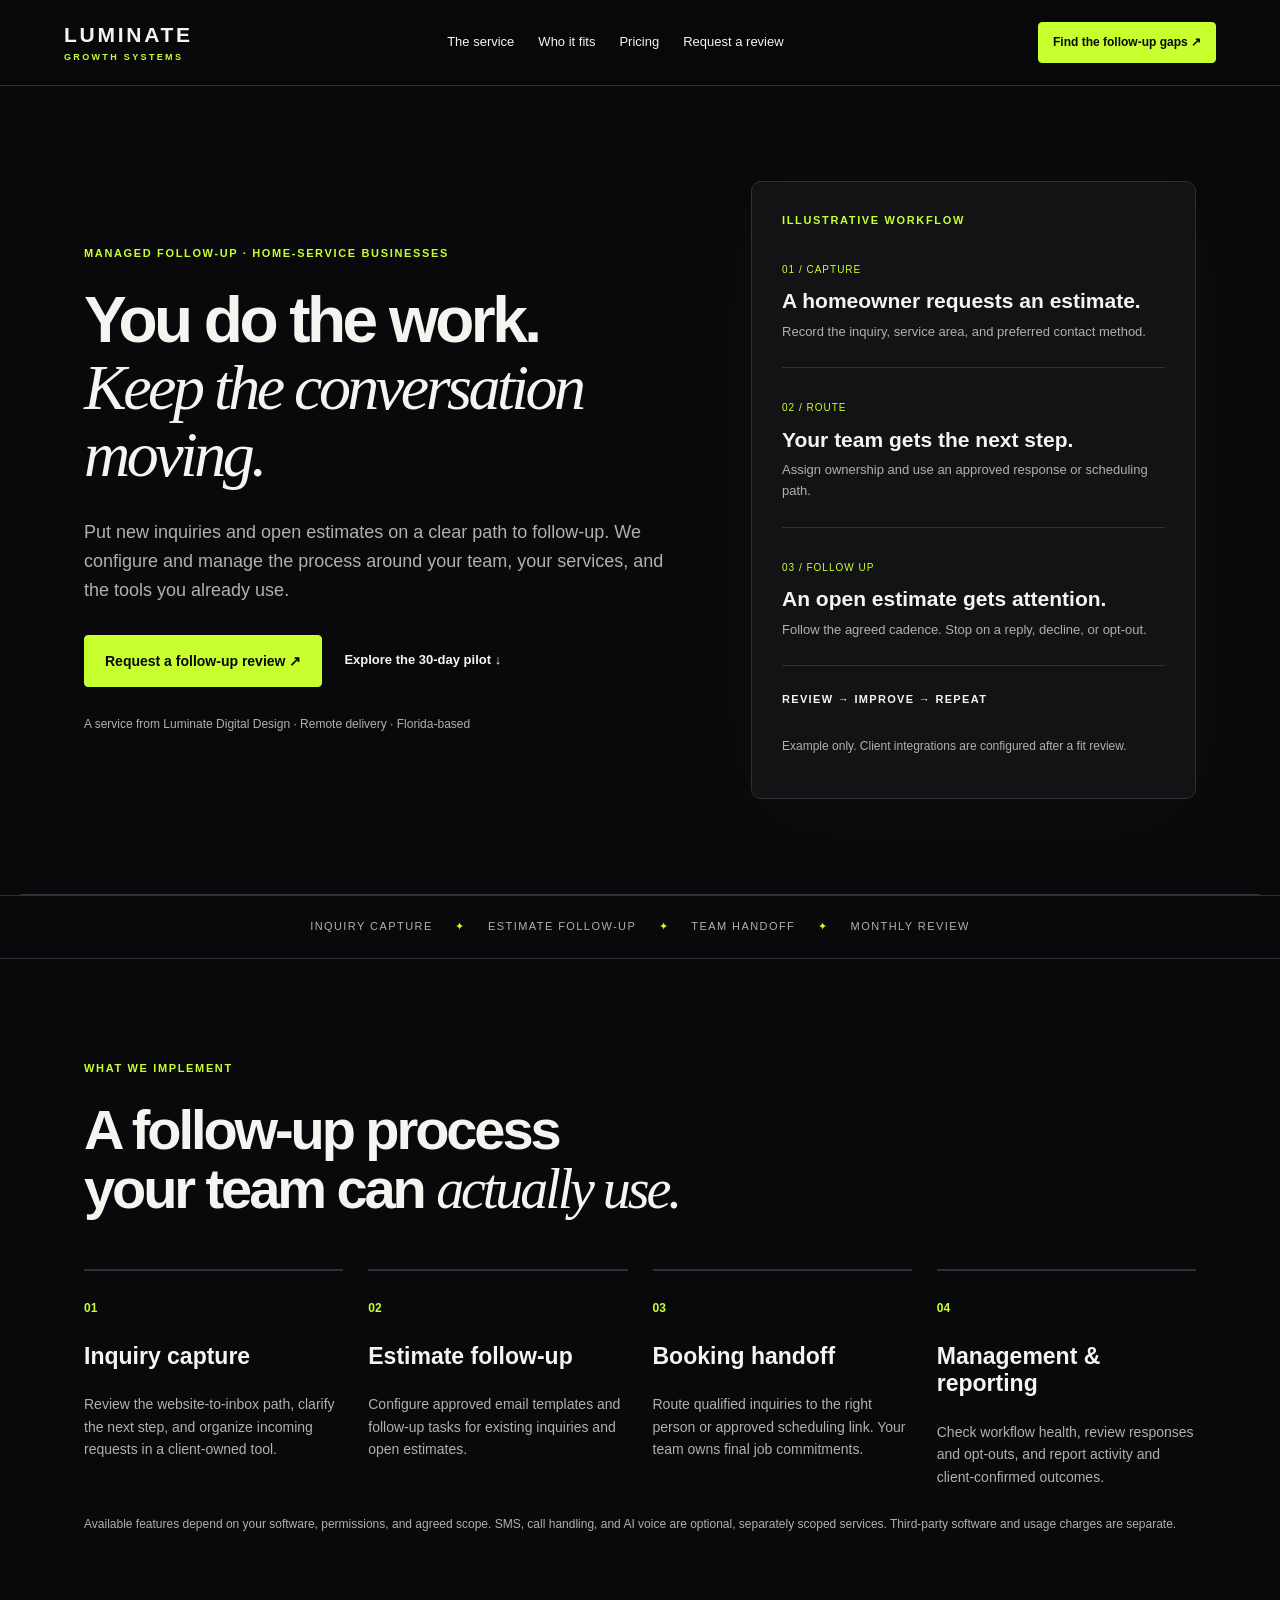
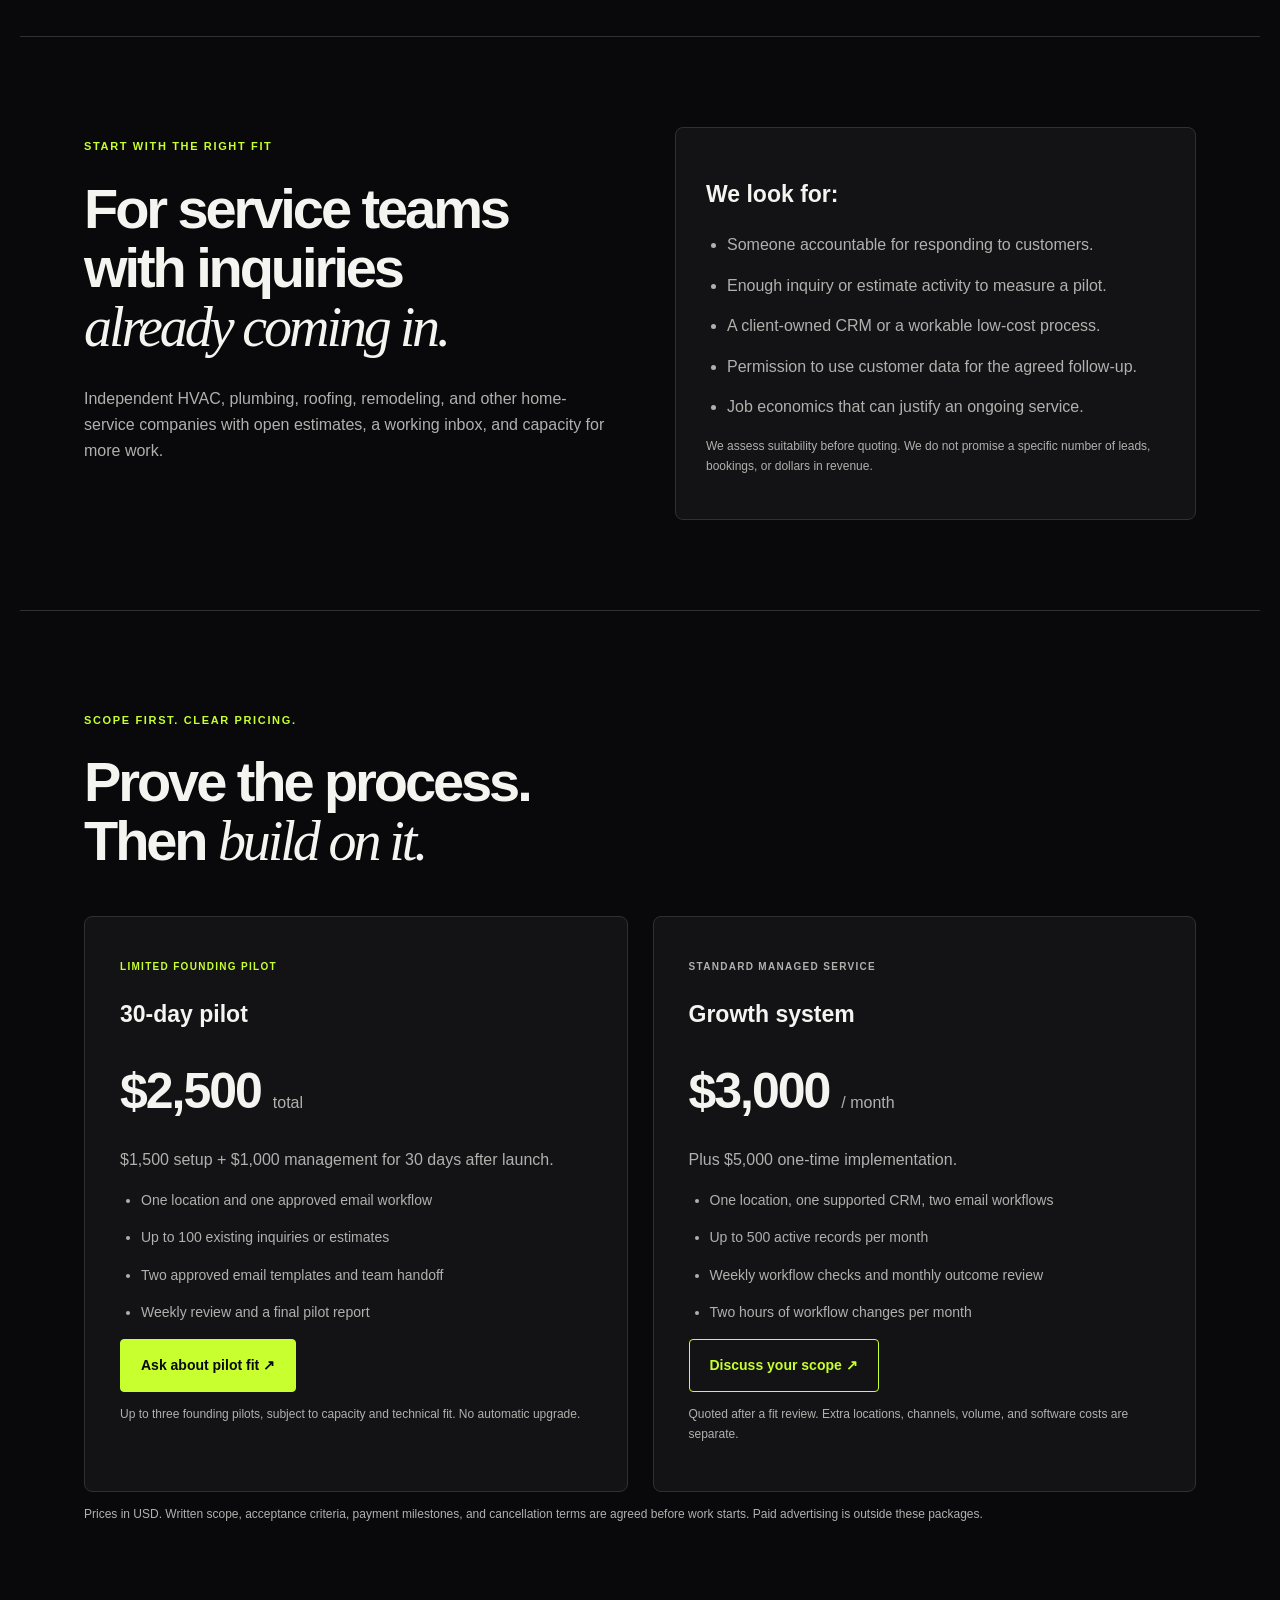
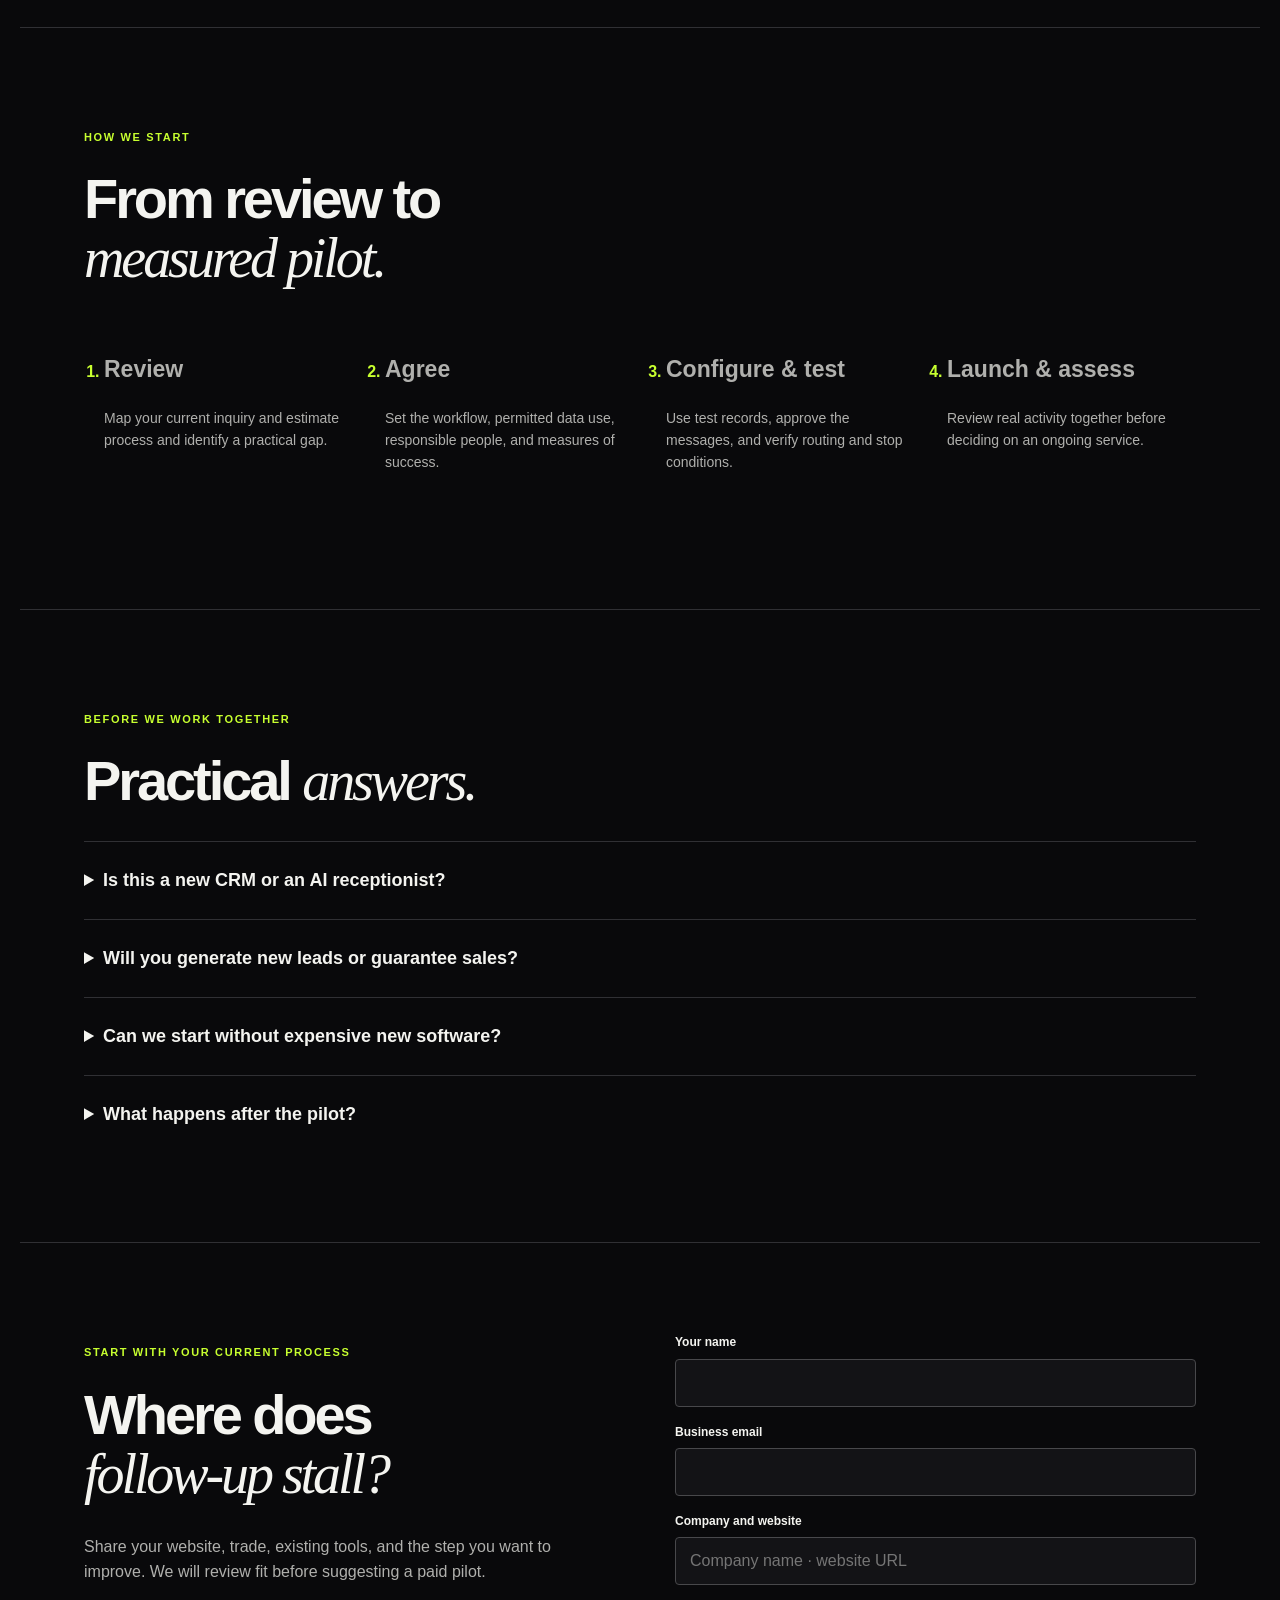
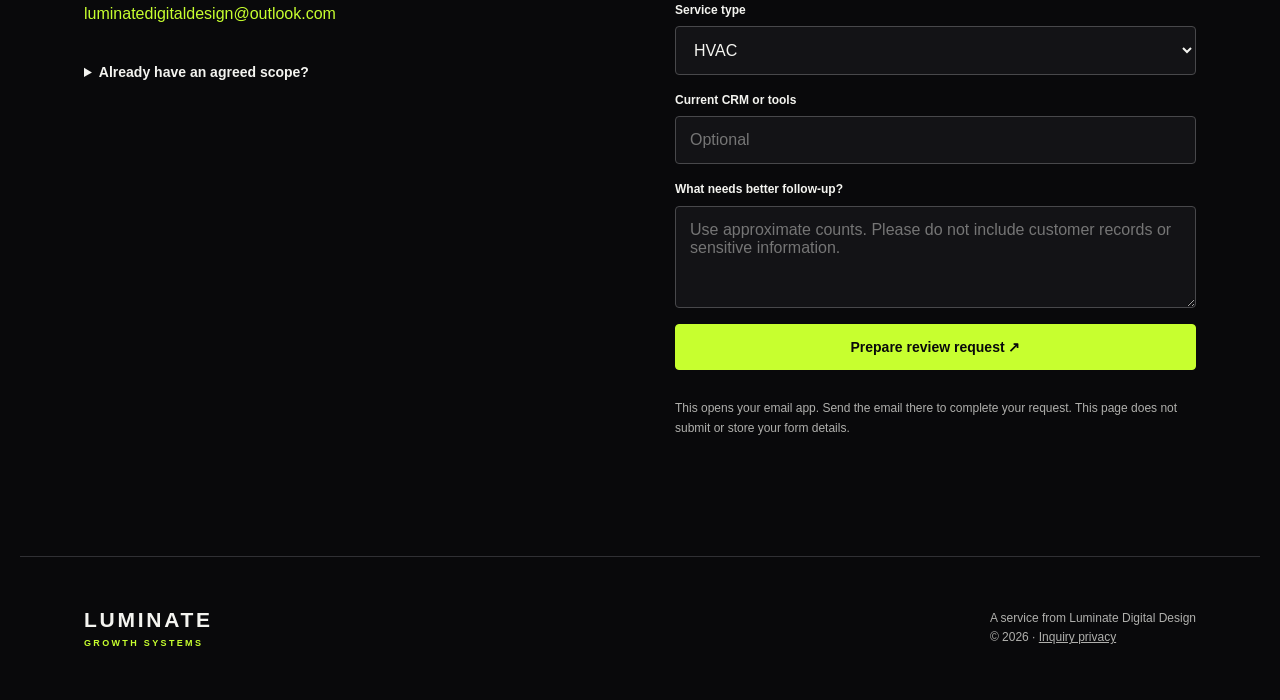
<file: index.html>
<!doctype html>
<html lang="en"><head><meta charset="utf-8"><meta name="viewport" content="width=device-width,initial-scale=1"><title>Luminate Growth Systems | Home-Service Follow-Up</title><meta name="description" content="Managed inquiry capture and estimate follow-up for independent home-service businesses. Start with a scoped 30-day pilot."><meta name="theme-color" content="#09090b"><link rel="icon" href="assets/favicon.svg"><link rel="canonical" href="https://luminatedigitaldesign.github.io/LuminateDigitalDesign/"><meta property="og:title" content="Luminate Growth Systems"><meta property="og:description" content="Put your inquiries and open estimates on a clear path to follow-up."><meta property="og:url" content="https://luminatedigitaldesign.github.io/LuminateDigitalDesign/"><link rel="stylesheet" href="styles.css"></head>
<body><header><a class="logo" href="#top">LUMINATE<span>GROWTH SYSTEMS</span></a><button class="menu" id="menu" aria-label="Open navigation" aria-controls="nav" aria-expanded="false">☰</button><nav id="nav"><a href="#system">The service</a><a href="#fit">Who it fits</a><a href="#pricing">Pricing</a><a href="#contact">Request a review</a></nav><a class="button small" href="#contact">Find the follow-up gaps ↗</a></header>
<main id="top"><section class="hero"><div><p class="eyebrow">MANAGED FOLLOW-UP · HOME-SERVICE BUSINESSES</p><h1>You do the work.<br><em>Keep the conversation moving.</em></h1><p class="intro">Put new inquiries and open estimates on a clear path to follow-up. We configure and manage the process around your team, your services, and the tools you already use.</p><div class="actions"><a class="button" href="#contact">Request a follow-up review ↗</a><a href="#pricing" class="textlink">Explore the 30-day pilot ↓</a></div><p class="note">A service from Luminate Digital Design · Remote delivery · Florida-based</p></div><aside class="workflow" aria-label="Illustrative follow-up workflow"><div class="label">ILLUSTRATIVE WORKFLOW</div><div class="event"><span>01 / CAPTURE</span><h3>A homeowner requests an estimate.</h3><p>Record the inquiry, service area, and preferred contact method.</p></div><div class="event"><span>02 / ROUTE</span><h3>Your team gets the next step.</h3><p>Assign ownership and use an approved response or scheduling path.</p></div><div class="event"><span>03 / FOLLOW UP</span><h3>An open estimate gets attention.</h3><p>Follow the agreed cadence. Stop on a reply, decline, or opt-out.</p></div><div class="outcome">REVIEW → IMPROVE → REPEAT</div><p class="note">Example only. Client integrations are configured after a fit review.</p></aside></section>
<div class="strip">INQUIRY CAPTURE <span>✦</span> ESTIMATE FOLLOW-UP <span>✦</span> TEAM HANDOFF <span>✦</span> MONTHLY REVIEW</div>
<section id="system"><p class="eyebrow">WHAT WE IMPLEMENT</p><h2>A follow-up process<br>your team can <em>actually use.</em></h2><div class="cards"><article><b>01</b><h3>Inquiry capture</h3><p>Review the website-to-inbox path, clarify the next step, and organize incoming requests in a client-owned tool.</p></article><article><b>02</b><h3>Estimate follow-up</h3><p>Configure approved email templates and follow-up tasks for existing inquiries and open estimates.</p></article><article><b>03</b><h3>Booking handoff</h3><p>Route qualified inquiries to the right person or approved scheduling link. Your team owns final job commitments.</p></article><article><b>04</b><h3>Management & reporting</h3><p>Check workflow health, review responses and opt-outs, and report activity and client-confirmed outcomes.</p></article></div><p class="note">Available features depend on your software, permissions, and agreed scope. SMS, call handling, and AI voice are optional, separately scoped services. Third-party software and usage charges are separate.</p></section>
<section id="fit" class="split"><div><p class="eyebrow">START WITH THE RIGHT FIT</p><h2>For service teams<br>with inquiries<br><em>already coming in.</em></h2><p>Independent HVAC, plumbing, roofing, remodeling, and other home-service companies with open estimates, a working inbox, and capacity for more work.</p></div><div class="fit-list"><h3>We look for:</h3><ul><li>Someone accountable for responding to customers.</li><li>Enough inquiry or estimate activity to measure a pilot.</li><li>A client-owned CRM or a workable low-cost process.</li><li>Permission to use customer data for the agreed follow-up.</li><li>Job economics that can justify an ongoing service.</li></ul><p class="note">We assess suitability before quoting. We do not promise a specific number of leads, bookings, or dollars in revenue.</p></div></section>
<section id="pricing"><p class="eyebrow">SCOPE FIRST. CLEAR PRICING.</p><h2>Prove the process.<br>Then <em>build on it.</em></h2><div class="pricing"><article><span class="badge">LIMITED FOUNDING PILOT</span><h3>30-day pilot</h3><div class="price">$2,500 <small>total</small></div><p>$1,500 setup + $1,000 management for 30 days after launch.</p><ul><li>One location and one approved email workflow</li><li>Up to 100 existing inquiries or estimates</li><li>Two approved email templates and team handoff</li><li>Weekly review and a final pilot report</li></ul><a class="button" href="#contact">Ask about pilot fit ↗</a><p class="note">Up to three founding pilots, subject to capacity and technical fit. No automatic upgrade.</p></article><article><span class="badge muted">STANDARD MANAGED SERVICE</span><h3>Growth system</h3><div class="price">$3,000 <small>/ month</small></div><p>Plus $5,000 one-time implementation.</p><ul><li>One location, one supported CRM, two email workflows</li><li>Up to 500 active records per month</li><li>Weekly workflow checks and monthly outcome review</li><li>Two hours of workflow changes per month</li></ul><a class="button secondary" href="#contact">Discuss your scope ↗</a><p class="note">Quoted after a fit review. Extra locations, channels, volume, and software costs are separate.</p></article></div><p class="note">Prices in USD. Written scope, acceptance criteria, payment milestones, and cancellation terms are agreed before work starts. Paid advertising is outside these packages.</p></section>
<section><p class="eyebrow">HOW WE START</p><h2>From review to<br><em>measured pilot.</em></h2><ol class="steps"><li><h3>Review</h3><p>Map your current inquiry and estimate process and identify a practical gap.</p></li><li><h3>Agree</h3><p>Set the workflow, permitted data use, responsible people, and measures of success.</p></li><li><h3>Configure & test</h3><p>Use test records, approve the messages, and verify routing and stop conditions.</p></li><li><h3>Launch & assess</h3><p>Review real activity together before deciding on an ongoing service.</p></li></ol></section>
<section class="faq"><p class="eyebrow">BEFORE WE WORK TOGETHER</p><h2>Practical <em>answers.</em></h2><details><summary>Is this a new CRM or an AI receptionist?</summary><p>It is a managed implementation and follow-up service. We start with your existing software when practical. AI receptionist or SMS work is separately scoped after we verify the platform and requirements.</p></details><details><summary>Will you generate new leads or guarantee sales?</summary><p>The core offer focuses on inquiries and estimates you already have. Results depend on lead quality, your response capacity, pricing, and demand. No sales or revenue guarantee is included.</p></details><details><summary>Can we start without expensive new software?</summary><p>Often we can begin with an approved email workflow and a simple shared process. We verify this during the review. Any new subscriptions or usage charges require your approval and are separate.</p></details><details><summary>What happens after the pilot?</summary><p>We review the report with you. Continuing requires a new written scope and price agreement; the pilot does not automatically become a monthly subscription.</p></details></section>
<section id="contact" class="contact"><div><p class="eyebrow">START WITH YOUR CURRENT PROCESS</p><h2>Where does<br><em>follow-up stall?</em></h2><p>Share your website, trade, existing tools, and the step you want to improve. We will review fit before suggesting a paid pilot.</p><a class="email" href="mailto:luminatedigitaldesign@outlook.com">luminatedigitaldesign@outlook.com</a><details class="payment"><summary>Already have an agreed scope?</summary><p>Use the existing Square project payment page only for an amount and description agreed in writing. Checkout may show the Luminate Digital Design account name. Confirm the amount matches your quote.</p><a class="button secondary" href="https://square.link/u/USXY8X4Q" target="_blank" rel="noopener noreferrer">Open agreed payment page ↗</a></details></div><form id="form"><label>Your name<input name="name" autocomplete="name" required></label><label>Business email<input name="email" type="email" autocomplete="email" required></label><label>Company and website<input name="company" required placeholder="Company name · website URL"></label><label>Service type<select name="project"><option>HVAC</option><option>Plumbing</option><option>Roofing</option><option>Remodeling</option><option>Other home service</option></select></label><label>Current CRM or tools<input name="tools" placeholder="Optional"></label><label>What needs better follow-up?<textarea name="message" rows="4" required placeholder="Use approximate counts. Please do not include customer records or sensitive information."></textarea></label><button class="button" type="submit">Prepare review request ↗</button><p class="note">This opens your email app. Send the email there to complete your request. This page does not submit or store your form details.</p><span id="status" role="status"></span></form></section></main>
<footer><div class="logo">LUMINATE<span>GROWTH SYSTEMS</span></div><p>A service from Luminate Digital Design<br>© 2026 · <a href="privacy.html">Inquiry privacy</a></p></footer><script src="script.js"></script></body></html>
</file>
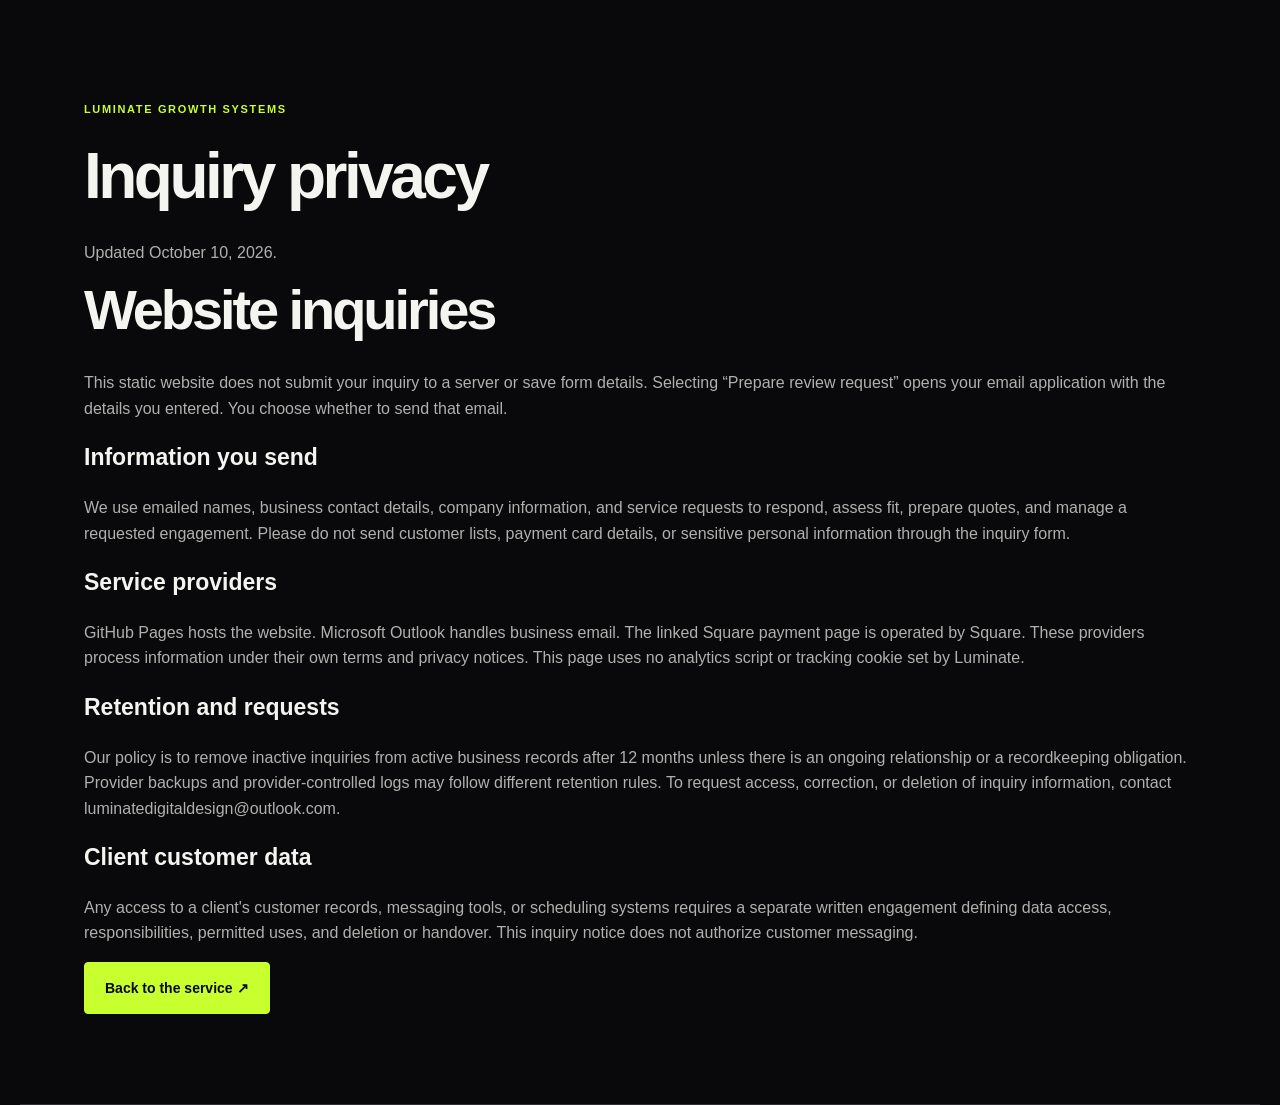
<file: privacy.html>
<!doctype html><html lang="en"><head><meta charset="utf-8"><meta name="viewport" content="width=device-width,initial-scale=1"><title>Inquiry privacy | Luminate Growth Systems</title><link rel="stylesheet" href="styles.css"></head><body><main><section><p class="eyebrow">LUMINATE GROWTH SYSTEMS</p><h1>Inquiry privacy</h1><p>Updated October 10, 2026.</p><h2>Website inquiries</h2><p>This static website does not submit your inquiry to a server or save form details. Selecting “Prepare review request” opens your email application with the details you entered. You choose whether to send that email.</p><h3>Information you send</h3><p>We use emailed names, business contact details, company information, and service requests to respond, assess fit, prepare quotes, and manage a requested engagement. Please do not send customer lists, payment card details, or sensitive personal information through the inquiry form.</p><h3>Service providers</h3><p>GitHub Pages hosts the website. Microsoft Outlook handles business email. The linked Square payment page is operated by Square. These providers process information under their own terms and privacy notices. This page uses no analytics script or tracking cookie set by Luminate.</p><h3>Retention and requests</h3><p>Our policy is to remove inactive inquiries from active business records after 12 months unless there is an ongoing relationship or a recordkeeping obligation. Provider backups and provider-controlled logs may follow different retention rules. To request access, correction, or deletion of inquiry information, contact luminatedigitaldesign@outlook.com.</p><h3>Client customer data</h3><p>Any access to a client's customer records, messaging tools, or scheduling systems requires a separate written engagement defining data access, responsibilities, permitted uses, and deletion or handover. This inquiry notice does not authorize customer messaging.</p><a class="button" href="index.html">Back to the service ↗</a></section></main></body></html>
</file>
<file: styles.css>
:root{--bg:#09090b;--panel:#131316;--text:#f4f4f0;--muted:#b0b0ad;--line:#303034;--accent:#c7ff2f;--max:1240px}*{box-sizing:border-box}html{scroll-behavior:smooth;scroll-padding-top:100px}body{margin:0;background:var(--bg);color:var(--text);font:16px/1.6 Arial,sans-serif}a{color:inherit;text-decoration:none}a:hover{color:var(--accent)}a:focus-visible,button:focus-visible,summary:focus-visible{outline:2px solid var(--accent);outline-offset:5px}header{position:sticky;top:0;z-index:10;background:#09090bf5;border-bottom:1px solid var(--line);display:flex;align-items:center;justify-content:space-between;gap:22px;padding:22px 5%}.logo{font-weight:900;letter-spacing:.13em;font-size:21px;line-height:1.1}.logo span{display:block;font-size:9px;letter-spacing:.26em;color:var(--accent);margin-top:7px}nav{display:flex;gap:24px;font-size:13px}.button{display:inline-block;background:var(--accent);color:#09090b;border:1px solid var(--accent);padding:14px 20px;font-weight:800;font-size:14px;cursor:pointer;border-radius:4px}.button:hover{color:#09090b;filter:brightness(1.08)}.button.small{padding:10px 14px;font-size:12px}.button.secondary{background:transparent;color:var(--accent)}.menu{display:none;background:none;border:0;color:var(--text);font-size:24px}section{max-width:var(--max);margin:auto;padding:90px 5%;border-bottom:1px solid var(--line)}.hero{display:grid;grid-template-columns:1.15fr .85fr;gap:65px;align-items:center;padding-block:95px}.eyebrow,.label{color:var(--accent);font-size:11px;font-weight:800;letter-spacing:.15em}.eyebrow{margin-bottom:24px}h1,h2{font-size:clamp(42px,5vw,68px);letter-spacing:-.055em;line-height:1.05;margin:0 0 30px}h2{font-size:clamp(36px,4.5vw,56px)}em{font-family:Georgia,serif;font-weight:400}h3{font-size:23px;line-height:1.2}p{color:var(--muted)}.intro{font-size:18px;max-width:600px}.actions{display:flex;align-items:center;gap:22px;margin-top:30px}.textlink{font-size:13px;font-weight:700}.note{font-size:12px;line-height:1.7}.hero .note{margin-top:27px}.workflow{padding:30px;background:var(--panel);border:1px solid var(--line);border-radius:10px;box-shadow:0 20px 100px #c7ff2f08}.event{border-bottom:1px solid var(--line);padding:25px 0}.event span{color:var(--accent);font-size:10px;letter-spacing:.1em}.event h3{font-size:21px;margin:8px 0}.event p{font-size:13px;margin:0}.outcome{padding-top:25px;letter-spacing:.12em;font-size:11px;font-weight:700}.strip{border-block:1px solid var(--line);text-align:center;font-size:11px;letter-spacing:.13em;padding:22px 5%;color:var(--muted)}.strip span{color:var(--accent);padding:0 18px}.cards{display:grid;grid-template-columns:repeat(4,1fr);gap:25px;margin-top:50px}.cards article{border-top:2px solid var(--line);padding-top:23px}.cards b{color:var(--accent);font-size:12px}.cards p{font-size:14px}.split,.contact{display:grid;grid-template-columns:1fr 1fr;gap:70px}.fit-list{padding:30px;background:var(--panel);border:1px solid var(--line);border-radius:8px}ul{padding-left:21px}li{margin-bottom:15px;color:var(--muted)}.pricing{display:grid;grid-template-columns:1fr 1fr;gap:25px;margin-top:45px}.pricing article{border:1px solid var(--line);border-radius:8px;padding:35px;background:var(--panel)}.badge{color:var(--accent);font-size:10px;letter-spacing:.13em;font-weight:800}.badge.muted{color:var(--muted)}.price{font-size:50px;font-weight:800;letter-spacing:-.04em}.price small{font-size:16px;font-weight:400;color:var(--muted);letter-spacing:0}.pricing li{font-size:14px}.steps{display:grid;grid-template-columns:repeat(4,1fr);gap:32px;padding-left:20px;margin-top:45px}.steps li::marker{color:var(--accent);font-weight:800}.steps p{font-size:14px}.faq details{padding:24px 0;border-top:1px solid var(--line)}summary{cursor:pointer;font-size:18px;font-weight:700}.faq p{max-width:800px}.email{overflow-wrap:anywhere;color:var(--accent)}.payment{margin-top:35px}.payment p{font-size:13px}.payment summary{font-size:14px}.contact form{display:grid;gap:16px}label{font-size:12px;font-weight:700}input,select,textarea{display:block;width:100%;margin-top:6px;background:var(--panel);border:1px solid #48484b;border-radius:4px;color:var(--text);font:16px Arial,sans-serif;padding:14px}input:focus,select:focus,textarea:focus{outline:2px solid var(--accent)}textarea{resize:vertical}#status{color:var(--accent);font-size:13px}footer{max-width:var(--max);margin:auto;padding:40px 5%;display:flex;align-items:center;justify-content:space-between;gap:25px}footer p{font-size:12px}footer a{text-decoration:underline}@media(max-width:1000px){header>.button{display:none}.hero{gap:30px}.cards,.steps{grid-template-columns:1fr 1fr}.actions{align-items:flex-start;flex-direction:column}}@media(max-width:700px){header{padding:20px 5%}.menu{display:block}nav{display:none}nav.open{display:flex;position:absolute;top:82px;left:0;right:0;background:var(--bg);padding:24px 5%;flex-direction:column;border-bottom:1px solid var(--line)}.hero,.split,.contact,.pricing{grid-template-columns:1fr}.hero{padding-top:60px}.hero h1{font-size:45px}section{padding-block:60px}.split,.contact{gap:30px}.strip{line-height:2.5}.strip span{padding:0 7px}.pricing article{padding:26px}.workflow{padding:25px}footer{align-items:flex-start;flex-direction:column}}@media(max-width:420px){.cards,.steps{grid-template-columns:1fr}.hero h1{font-size:39px}.price{font-size:43px}}@media(prefers-reduced-motion:reduce){html{scroll-behavior:auto}}
</file>
